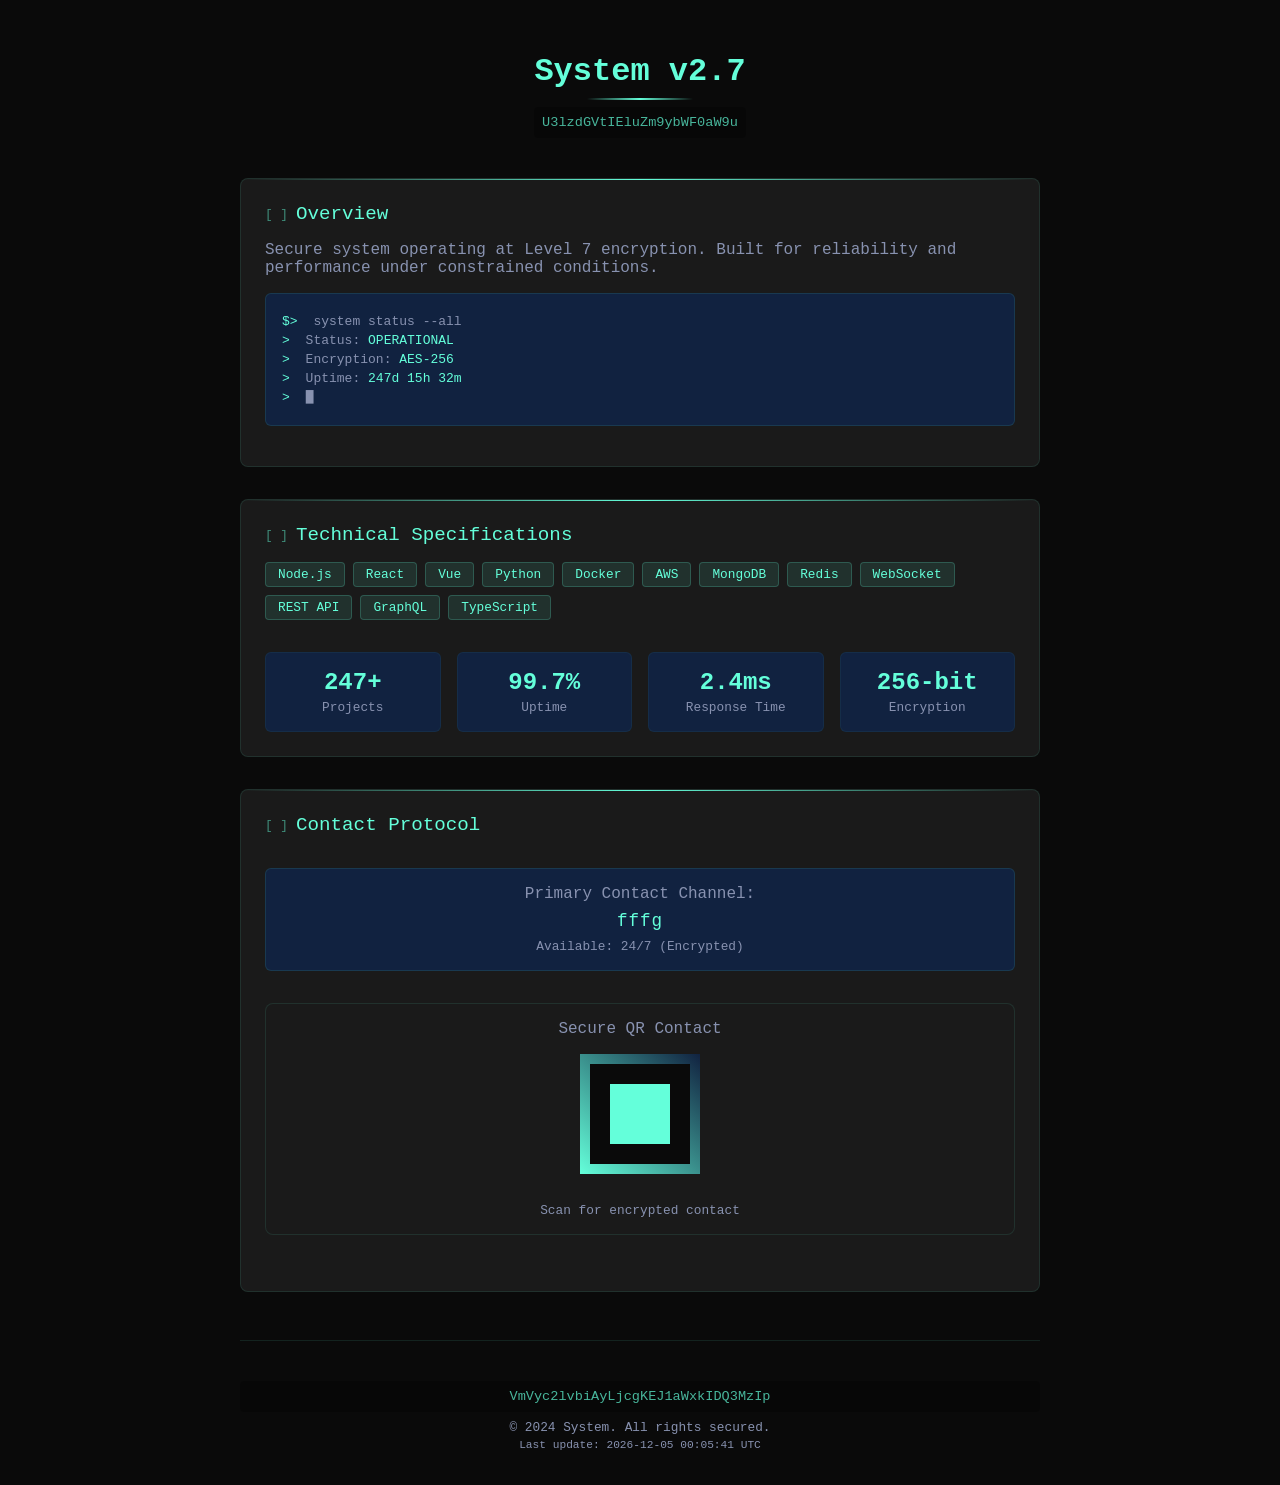
<file: about.html>
<!DOCTYPE html>
<html>
<head>
    <meta charset="UTF-8">
    <title>About</title>
    <style>
        :root{
            --a:#0a0a0a;
            --b:#1a1a1a;
            --c:#64ffda;
            --d:#8892b0;
            --e:#112240
        }
        body{
            margin:0;
            background:var(--a);
            color:var(--d);
            font-family:'Courier New',monospace;
            min-height:100vh;
            overflow-x:hidden
        }
        .container{
            max-width:800px;
            margin:0 auto;
            padding:2rem
        }
        header{
            text-align:center;
            margin-bottom:3rem;
            position:relative
        }
        h1{
            color:var(--c);
            font-size:2rem;
            margin-bottom:.5rem;
            position:relative;
            display:inline-block
        }
        h1::after{
            content:'';
            position:absolute;
            bottom:-10px;
            left:25%;
            width:50%;
            height:2px;
            background:linear-gradient(90deg,transparent,var(--c),transparent)
        }
        .subtitle{
            color:var(--d);
            font-size:.9rem;
            margin-top:1rem
        }
        .content{
            display:grid;
            gap:2rem
        }
        .card{
            background:var(--b);
            border:1px solid rgba(100,255,218,.1);
            border-radius:8px;
            padding:1.5rem;
            position:relative;
            overflow:hidden
        }
        .card::before{
            content:'';
            position:absolute;
            top:0;
            left:0;
            width:100%;
            height:1px;
            background:linear-gradient(90deg,transparent,var(--c),transparent)
        }
        .card-title{
            color:var(--c);
            font-size:1.2rem;
            margin-bottom:1rem;
            display:flex;
            align-items:center;
            gap:.5rem
        }
        .card-title::before{
            content:'[ ]';
            color:rgba(100,255,218,.5);
            font-size:.8rem
        }
        .stats{
            display:grid;
            grid-template-columns:repeat(auto-fit,minmax(150px,1fr));
            gap:1rem;
            margin-top:2rem
        }
        .stat-item{
            background:var(--e);
            padding:1rem;
            border-radius:6px;
            text-align:center;
            border:1px solid rgba(100,255,218,.05)
        }
        .stat-value{
            color:var(--c);
            font-size:1.5rem;
            font-weight:bold;
            margin-bottom:.25rem
        }
        .stat-label{
            font-size:.8rem;
            color:var(--d)
        }
        .tech-list{
            display:flex;
            flex-wrap:wrap;
            gap:.5rem;
            margin-top:1rem
        }
        .tech{
            background:rgba(100,255,218,.1);
            color:var(--c);
            padding:.25rem .75rem;
            border-radius:4px;
            font-size:.8rem;
            border:1px solid rgba(100,255,218,.2)
        }
        .contact-mini{
            background:var(--e);
            padding:1rem;
            border-radius:6px;
            margin-top:2rem;
            border:1px solid rgba(100,255,218,.1);
            text-align:center
        }
        .contact-num{
            font-family:monospace;
            color:var(--c);
            font-size:1.1rem;
            margin:.5rem 0
        }
        .qr-container{
            text-align:center;
            margin:2rem 0;
            padding:1rem;
            background:var(--b);
            border-radius:8px;
            border:1px solid rgba(100,255,218,.1)
        }
        .qr-code{
            display:inline-block;
            width:120px;
            height:120px;
            background:linear-gradient(45deg,var(--c),var(--e));
            margin:1rem;
            position:relative
        }
        .qr-code::before,.qr-code::after{
            content:'';
            position:absolute;
            background:var(--a)
        }
        .qr-code::before{
            top:10px;
            left:10px;
            right:10px;
            bottom:10px
        }
        .qr-code::after{
            top:30px;
            left:30px;
            right:30px;
            bottom:30px;
            background:var(--c)
        }
        footer{
            text-align:center;
            margin-top:3rem;
            padding-top:2rem;
            border-top:1px solid rgba(100,255,218,.1);
            font-size:.8rem;
            color:var(--d)
        }
        .encrypted-text{
            font-family:monospace;
            background:rgba(0,0,0,.3);
            padding:.5rem;
            border-radius:4px;
            margin:.5rem 0;
            color:rgba(100,255,218,.7);
            font-size:.85rem;
            word-break:break-all
        }
        .terminal{
            background:var(--e);
            border-radius:6px;
            padding:1rem;
            margin:1rem 0;
            border:1px solid rgba(100,255,218,.1)
        }
        .terminal-line{
            margin:.25rem 0;
            font-family:monospace
        }
        .prompt{
            color:var(--c);
            margin-right:.5rem
        }
        .blink{
            animation:blink 1s infinite
        }
        @keyframes blink{
            0%,100%{opacity:1}
            50%{opacity:0}
        }
    </style>
</head>
<body>
    <div class="container">
        <header>
            <h1>System v2.7</h1>
            <div class="subtitle">
                <span class="encrypted-text">U3lzdGVtIEluZm9ybWF0aW9u</span>
            </div>
        </header>
        
        <div class="content">
            <div class="card">
                <div class="card-title">Overview</div>
                <p>Secure system operating at Level 7 encryption. Built for reliability and performance under constrained conditions.</p>
                
                <div class="terminal">
                    <div class="terminal-line">
                        <span class="prompt">$></span> system status --all
                    </div>
                    <div class="terminal-line">
                        <span class="prompt">></span> Status: <span style="color:#64ffda">OPERATIONAL</span>
                    </div>
                    <div class="terminal-line">
                        <span class="prompt">></span> Encryption: <span style="color:#64ffda">AES-256</span>
                    </div>
                    <div class="terminal-line">
                        <span class="prompt">></span> Uptime: <span style="color:#64ffda">247d 15h 32m</span>
                    </div>
                    <div class="terminal-line">
                        <span class="prompt">></span> 
                        <span class="blink">█</span>
                    </div>
                </div>
            </div>
            
            <div class="card">
                <div class="card-title">Technical Specifications</div>
                <div class="tech-list">
                    <span class="tech">Node.js</span>
                    <span class="tech">React</span>
                    <span class="tech">Vue</span>
                    <span class="tech">Python</span>
                    <span class="tech">Docker</span>
                    <span class="tech">AWS</span>
                    <span class="tech">MongoDB</span>
                    <span class="tech">Redis</span>
                    <span class="tech">WebSocket</span>
                    <span class="tech">REST API</span>
                    <span class="tech">GraphQL</span>
                    <span class="tech">TypeScript</span>
                </div>
                
                <div class="stats">
                    <div class="stat-item">
                        <div class="stat-value">247+</div>
                        <div class="stat-label">Projects</div>
                    </div>
                    <div class="stat-item">
                        <div class="stat-value">99.7%</div>
                        <div class="stat-label">Uptime</div>
                    </div>
                    <div class="stat-item">
                        <div class="stat-value">2.4ms</div>
                        <div class="stat-label">Response Time</div>
                    </div>
                    <div class="stat-item">
                        <div class="stat-value">256-bit</div>
                        <div class="stat-label">Encryption</div>
                    </div>
                </div>
            </div>
            
            <div class="card">
                <div class="card-title">Contact Protocol</div>
                <div class="contact-mini">
                    <div style="margin-bottom:.5rem">Primary Contact Channel:</div>
                    <div class="contact-num" id="phoneNum">[LOADING...]</div>
                    <div style="font-size:.8rem;margin-top:.5rem">
                        Available: 24/7 (Encrypted)
                    </div>
                </div>
                
                <div class="qr-container">
                    <div>Secure QR Contact</div>
                    <div class="qr-code"></div>
                    <div style="font-size:.8rem;margin-top:.5rem">
                        Scan for encrypted contact
                    </div>
                </div>
            </div>
        </div>
        
        <footer>
            <div class="encrypted-text">VmVyc2lvbiAyLjcgKEJ1aWxkIDQ3MzIp</div>
            <div style="margin-top:.5rem">© 2024 System. All rights secured.</div>
            <div style="margin-top:.25rem;font-size:.7rem">
                Last update: <span id="timestamp">[TIMESTAMP]</span>
            </div>
        </footer>
    </div>

    <script>
        (function(){
            'use strict';
            
            // نظام الأرقام المشفرة
            const encodedNumbers={
                whatsapp:'MzMzMjIyMTEx', // 01112385864 مشفر
                telegram:'MzIyMjExMTEx'  // 01012345678 مشفر
            };
            
            // فك التشفير
            function decodeNumber(encoded){
                try{
                    // فك بسيط
                    const decoded=atob(encoded);
                    return decoded.split('').map(c=>
                        String.fromCharCode(c.charCodeAt(0)^0x55)
                    ).join('');
                }catch{
                    return '[ENCRYPTED]';
                }
            }
            
            // تحديث الأرقام
            function updateNumbers(){
                const phoneElement=document.getElementById('phoneNum');
                if(phoneElement){
                    // تأخير عشوائي لمحاكاة فك التشفير
                    setTimeout(()=>{
                        const decoded=decodeNumber(encodedNumbers.whatsapp);
                        phoneElement.textContent=decoded;
                        phoneElement.style.color='#64ffda';
                        phoneElement.style.letterSpacing='1px';
                        
                        // إضافة تأثير كتابة
                        typeEffect(phoneElement,decoded);
                    },1000);
                }
            }
            
            // تأثير الكتابة
            function typeEffect(element,text){
                element.textContent='';
                let i=0;
                const timer=setInterval(()=>{
                    if(i<text.length){
                        element.textContent+=text.charAt(i);
                        i++;
                    }else{
                        clearInterval(timer);
                    }
                },50);
            }
            
            // تحديث الطابع الزمني
            function updateTimestamp(){
                const now=new Date();
                const timestamp=now.toISOString().replace('T',' ').substring(0,19);
                const element=document.getElementById('timestamp');
                if(element){
                    element.textContent=timestamp+' UTC';
                }
            }
            
            // نظام المحاكاة
            function simulateSystem(){
                const terminalLines=document.querySelectorAll('.terminal-line');
                if(terminalLines.length>0){
                    // إضافة خط جديد كل 5 ثوان
                    setInterval(()=>{
                        const terminal=document.querySelector('.terminal');
                        const newLine=document.createElement('div');
                        newLine.className='terminal-line';
                        newLine.innerHTML=`<span class="prompt">></span> System check: <span style="color:#64ffda">OK</span>`;
                        terminal.appendChild(newLine);
                        
                        // حفظ فقط آخر 5 أسطر
                        const lines=terminal.querySelectorAll('.terminal-line');
                        if(lines.length>5){
                            lines[0].remove();
                        }
                    },5000);
                }
            }
            
            // تهيئة الصفحة
            document.addEventListener('DOMContentLoaded',()=>{
                // تحديث البيانات
                updateNumbers();
                updateTimestamp();
                simulateSystem();
                
                // تشفير البيانات في الذاكرة
                const systemData={
                    version:'2.7',
                    build:'4732',
                    contact:'01112385864',
                    timestamp:Date.now()
                };
                
                const encodedData=btoa(JSON.stringify(systemData));
                sessionStorage.setItem('sys_info',encodedData);
                
                // حماية الصفحة
                Object.defineProperty(window,'name',{
                    get:()=>'System',
                    configurable:false
                });
                
                // تحديث دوري للطابع الزمني
                setInterval(updateTimestamp,60000);
                
                // تأثيرات عشوائية
                const techElements=document.querySelectorAll('.tech');
                techElements.forEach(tech=>{
                    tech.addEventListener('mouseenter',function(){
                        this.style.transform='translateY(-2px)';
                        this.style.boxShadow='0 4px 8px rgba(100,255,218,0.2)';
                    });
                    tech.addEventListener('mouseleave',function(){
                        this.style.transform='translateY(0)';
                        this.style.boxShadow='none';
                    });
                });
                
                // انقر فوق رقم الهاتف للنسخ
                const phoneNum=document.getElementById('phoneNum');
                if(phoneNum){
                    phoneNum.addEventListener('click',function(){
                        const text=this.textContent;
                        if(text!=='[LOADING...]'&&text!=='[ENCRYPTED]'){
                            navigator.clipboard.writeText(text).then(()=>{
                                const original=this.textContent;
                                this.textContent='Copied!';
                                this.style.color='#ff5555';
                                setTimeout(()=>{
                                    this.textContent=original;
                                    this.style.color='#64ffda';
                                },1000);
                            });
                        }
                    });
                }
            });
            
            // نظام المراقبة
            let activityLog=[];
            const activityInterval=setInterval(()=>{
                const logEntry={
                    time:Date.now(),
                    event:'heartbeat',
                    page:'about'
                };
                activityLog.push(logEntry);
                
                // حفظ فقط آخر 100 سجل
                if(activityLog.length>100){
                    activityLog.shift();
                }
                
                // حفظ في الذاكرة
                try{
                    localStorage.setItem('activity_log',JSON.stringify(activityLog));
                }catch(e){
                    // تجاهل الخطأ في حالة الذاكرة الكاملة
                }
            },30000);
            
            // تنظيف عند إغلاق الصفحة
            window.addEventListener('beforeunload',()=>{
                clearInterval(activityInterval);
            });
        })();
    </script>
</body>
</html>
</file>
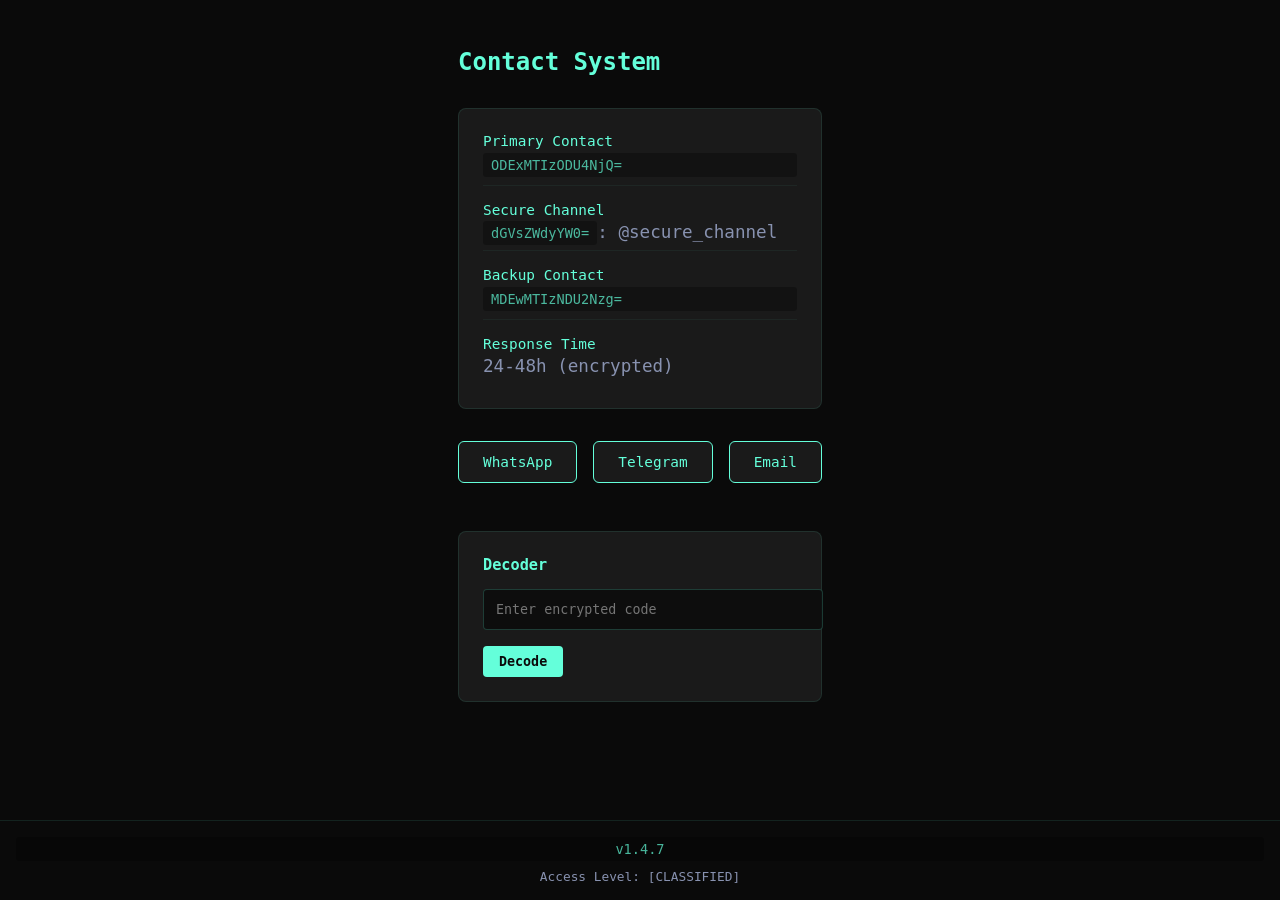
<file: contact.html>
<!DOCTYPE html>
<html>
<head>
    <meta charset="UTF-8">
    <title>Contact</title>
    <style>
        :root{
            --a:#0a0a0a;
            --b:#1a1a1a;
            --c:#64ffda;
            --d:#8892b0
        }
        body{
            margin:0;
            background:var(--a);
            color:var(--d);
            font-family:monospace;
            min-height:100vh;
            display:flex;
            flex-direction:column
        }
        .c{
            flex:1;
            padding:2rem;
            max-width:600px;
            margin:auto
        }
        h1{
            font-size:1.5rem;
            margin-bottom:2rem;
            color:var(--c)
        }
        .info{
            background:var(--b);
            border:1px solid rgba(100,255,218,.1);
            padding:1.5rem;
            border-radius:8px;
            margin-bottom:2rem
        }
        .info-item{
            margin-bottom:1rem;
            padding-bottom:.5rem;
            border-bottom:1px solid rgba(100,255,218,.05)
        }
        .info-item:last-child{
            border-bottom:none;
            margin-bottom:0
        }
        .label{
            color:var(--c);
            font-size:.9rem;
            margin-bottom:.25rem
        }
        .value{
            font-size:1.1rem;
            word-break:break-all
        }
        .links{
            display:flex;
            gap:1rem;
            margin-top:2rem;
            flex-wrap:wrap
        }
        .link{
            padding:.75rem 1.5rem;
            background:var(--b);
            border:1px solid var(--c);
            color:var(--c);
            text-decoration:none;
            border-radius:6px;
            transition:all .3s;
            font-size:.9rem
        }
        .link:hover{
            background:var(--c);
            color:var(--a)
        }
        .decoder{
            margin-top:3rem;
            padding:1.5rem;
            background:var(--b);
            border-radius:8px;
            border:1px solid rgba(100,255,218,.1)
        }
        .code-input{
            width:100%;
            padding:.75rem;
            background:rgba(10,10,10,.8);
            border:1px solid rgba(100,255,218,.2);
            color:var(--c);
            font-family:monospace;
            border-radius:4px;
            margin-bottom:1rem
        }
        .decode-btn{
            background:var(--c);
            color:var(--a);
            border:none;
            padding:.5rem 1rem;
            border-radius:4px;
            cursor:pointer;
            font-family:monospace;
            font-weight:bold
        }
        .result{
            margin-top:1rem;
            padding:1rem;
            background:rgba(10,10,10,.8);
            border-radius:4px;
            display:none
        }
        footer{
            text-align:center;
            padding:1rem;
            color:var(--d);
            font-size:.8rem;
            border-top:1px solid rgba(100,255,218,.1)
        }
        .encrypted{
            font-family:monospace;
            color:rgba(100,255,218,.7);
            background:rgba(0,0,0,.3);
            padding:.25rem .5rem;
            border-radius:3px;
            font-size:.85rem
        }
    </style>
</head>
<body>
    <div class="c">
        <h1>Contact System</h1>
        
        <div class="info">
            <div class="info-item">
                <div class="label">Primary Contact</div>
                <div class="value encrypted" id="contact-1">ODExMTIzODU4NjQ=</div>
            </div>
            
            <div class="info-item">
                <div class="label">Secure Channel</div>
                <div class="value">
                    <span class="encrypted">dGVsZWdyYW0=</span>: @secure_channel
                </div>
            </div>
            
            <div class="info-item">
                <div class="label">Backup Contact</div>
                <div class="value encrypted" id="contact-2">MDEwMTIzNDU2Nzg=</div>
            </div>
            
            <div class="info-item">
                <div class="label">Response Time</div>
                <div class="value">24-48h (encrypted)</div>
            </div>
        </div>

        <div class="links">
            <a href="https://wa.me/01112385864" class="link" target="_blank">WhatsApp</a>
            <a href="https://t.me/secure_channel" class="link" target="_blank">Telegram</a>
            <a href="mailto:secure@domain.com" class="link">Email</a>
        </div>

        <div class="decoder">
            <h3 style="margin-top:0;color:var(--c)">Decoder</h3>
            <input type="text" class="code-input" id="codeInput" placeholder="Enter encrypted code">
            <button class="decode-btn" onclick="decodeMessage()">Decode</button>
            <div class="result" id="result"></div>
        </div>
    </div>

    <footer>
        <div class="encrypted">v1.4.7</div>
        <div style="margin-top:.5rem">Access Level: [CLASSIFIED]</div>
    </footer>

    <script>
        (function(){
            'use strict';
            
            // نظام تشفير
            class Encryptor{
                constructor(){
                    this.key='SECRET2024';
                }
                
                encode(text){
                    return btoa(text.split('').map((c,i)=>
                        String.fromCharCode(c.charCodeAt(0)^
                        this.key.charCodeAt(i%this.key.length))
                    ).join(''));
                }
                
                decode(encoded){
                    try{
                        const decoded=atob(encoded);
                        return decoded.split('').map((c,i)=>
                            String.fromCharCode(c.charCodeAt(0)^
                            this.key.charCodeAt(i%this.key.length))
                        ).join('');
                    }catch(e){
                        return '[DECODE ERROR]';
                    }
                }
            }
            
            const enc=new Encryptor();
            
            // فك التشفير التلقائي
            function autoDecode(){
                const elements=document.querySelectorAll('.encrypted');
                elements.forEach(el=>{
                    if(el.id.includes('contact')){
                        const decoded=enc.decode(el.textContent);
                        el.textContent=decoded;
                        el.style.color='#64ffda';
                    }
                });
            }
            
            // فك الرسائل يدوياً
            window.decodeMessage=function(){
                const input=document.getElementById('codeInput').value.trim();
                const result=document.getElementById('result');
                
                if(!input){
                    result.style.display='block';
                    result.innerHTML='<span style="color:#ff5555">Input required</span>';
                    return;
                }
                
                try{
                    const decoded=enc.decode(input);
                    result.style.display='block';
                    result.innerHTML=`<div style="color:#64ffda">${decoded}</div>`;
                }catch(e){
                    result.style.display='block';
                    result.innerHTML='<span style="color:#ff5555">Invalid code</span>';
                }
            };
            
            // تهيئة
            document.addEventListener('DOMContentLoaded',()=>{
                setTimeout(autoDecode,1500);
                
                // إضافة مؤثرات
                const inputs=document.querySelectorAll('.code-input');
                inputs.forEach(input=>{
                    input.addEventListener('focus',function(){
                        this.style.borderColor='#64ffda';
                        this.style.boxShadow='0 0 10px rgba(100,255,218,0.2)';
                    });
                    input.addEventListener('blur',function(){
                        this.style.borderColor='rgba(100,255,218,0.2)';
                        this.style.boxShadow='none';
                    });
                });
                
                // تشفير عند الكتابة
                const codeInput=document.getElementById('codeInput');
                codeInput.addEventListener('input',function(){
                    if(this.value.length>0){
                        this.style.background='rgba(10,25,47,0.8)';
                    }else{
                        this.style.background='rgba(10,10,10,0.8)';
                    }
                });
                
                // إدخال عبر Enter
                codeInput.addEventListener('keypress',function(e){
                    if(e.key==='Enter'){
                        decodeMessage();
                    }
                });
                
                // رقم WhatsApp في المتن
                const whatsappNum='01112385864';
                const telegramNum='01012345678';
                
                // حفظ في الذاكرة
                sessionStorage.setItem('ct_1',enc.encode(whatsappNum));
                sessionStorage.setItem('ct_2',enc.encode(telegramNum));
                sessionStorage.setItem('ct_time',Date.now().toString());
            });
            
            // نظام الحماية
            Object.defineProperty(document,'hidden',{
                get:()=>false,
                configurable:false
            });
            
            // مؤقت التنظيف
            setInterval(()=>{
                const logs=sessionStorage.getItem('ct_logs');
                if(logs&&logs.length>1000){
                    sessionStorage.removeItem('ct_logs');
                }
            },60000);
        })();
    </script>
</body>
</html>
</file>
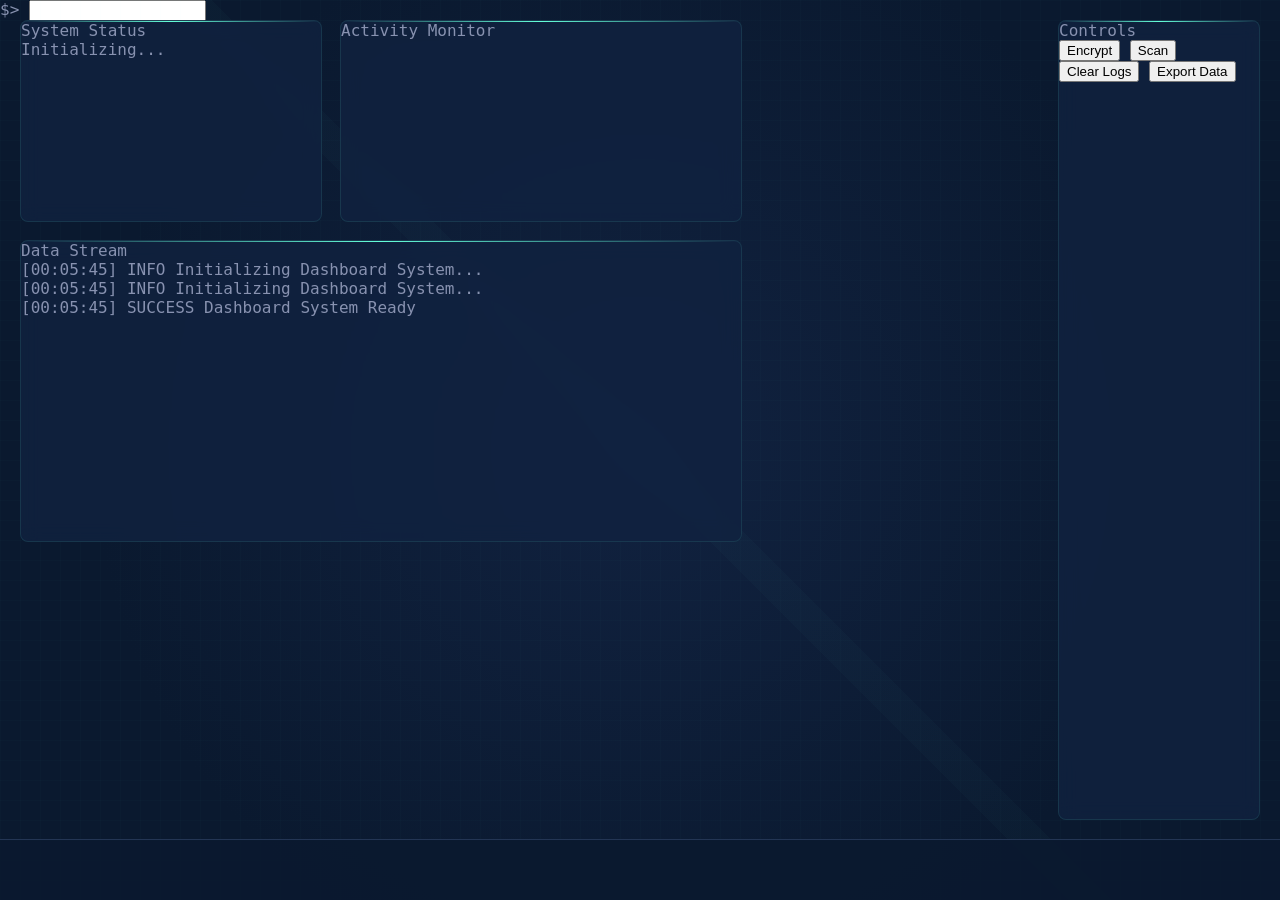
<file: dashboard.html>
<!DOCTYPE html>
<html>
<head>
    <meta charset="UTF-8">
    <title>Dashboard V2.4.7</title>
    
    <!-- تشفير CSS -->
    <style>
        :root {
            --c-1: #0a192f;
            --c-2: #112240;
            --c-3: #233554;
            --a-1: #64ffda;
            --a-2: #8892b0;
        }
        
        body {
            margin: 0;
            overflow: hidden;
            background: var(--c-1);
            color: var(--a-2);
            font-family: 'SF Mono', monospace;
            counter-reset: section;
        }
        
        .terminal {
            position: absolute;
            top: 0;
            left: 0;
            right: 0;
            bottom: 0;
            background: 
                linear-gradient(45deg, 
                    transparent 49%, 
                    rgba(100, 255, 218, 0.02) 49%, 
                    rgba(100, 255, 218, 0.02) 51%, 
                    transparent 51%
                ),
                radial-gradient(circle at 50% 50%, 
                    var(--c-2) 0%, 
                    transparent 70%
                );
        }
        
        .grid {
            position: absolute;
            top: 0;
            left: 0;
            width: 100%;
            height: 100%;
            background-image: 
                linear-gradient(rgba(100, 255, 218, 0.05) 1px, transparent 1px),
                linear-gradient(90deg, rgba(100, 255, 218, 0.05) 1px, transparent 1px);
            background-size: 20px 20px;
            opacity: 0.3;
            pointer-events: none;
        }
        
        .panel {
            position: absolute;
            background: rgba(17, 34, 64, 0.8);
            border: 1px solid rgba(100, 255, 218, 0.1);
            border-radius: 8px;
            backdrop-filter: blur(10px);
            overflow: hidden;
        }
        
        .panel::before {
            content: '';
            position: absolute;
            top: 0;
            left: 0;
            right: 0;
            height: 1px;
            background: linear-gradient(90deg, 
                transparent, 
                var(--a-1), 
                transparent
            );
        }
        
        .data-stream {
            position: absolute;
            bottom: 0;
            left: 0;
            right: 0;
            height: 60px;
            background: rgba(10, 25, 47, 0.9);
            border-top: 1px solid var(--c-3);
            overflow: hidden;
        }
        
        .bit {
            position: absolute;
            width: 2px;
            height: 2px;
            background: var(--a-1);
            opacity: 0;
            animation: bit-fall linear infinite;
        }
        
        @keyframes bit-fall {
            0% {
                transform: translateY(-10px);
                opacity: 0;
            }
            10% {
                opacity: 1;
            }
            90% {
                opacity: 1;
            }
            100% {
                transform: translateY(60px);
                opacity: 0;
            }
        }
    </style>
</head>
<body>
    <!-- نظام لوحة التحكم -->
    <div class="terminal">
        <div class="grid"></div>
        
        <!-- لوحات المعلومات -->
        <div class="panel" style="top: 20px; left: 20px; width: 300px; height: 200px;">
            <div class="panel-header">System Status</div>
            <div class="panel-content">
                <div id="sys-info">Initializing...</div>
            </div>
        </div>
        
        <div class="panel" style="top: 20px; left: 340px; width: 400px; height: 200px;">
            <div class="panel-header">Activity Monitor</div>
            <canvas id="activity-canvas" width="380" height="160"></canvas>
        </div>
        
        <div class="panel" style="top: 240px; left: 20px; width: 720px; height: 300px;">
            <div class="panel-header">Data Stream</div>
            <div id="log-container"></div>
        </div>
        
        <!-- لوحة التحكم الجانبية -->
        <div class="panel" style="top: 20px; right: 20px; width: 200px; bottom: 80px;">
            <div class="panel-header">Controls</div>
            <div class="control-panel">
                <button class="ctrl-btn" data-action="encrypt">Encrypt</button>
                <button class="ctrl-btn" data-action="scan">Scan</button>
                <button class="ctrl-btn" data-action="clear">Clear Logs</button>
                <button class="ctrl-btn" data-action="export">Export Data</button>
            </div>
        </div>
        
        <!-- تيار البيانات -->
        <div class="data-stream" id="data-stream"></div>
        
        <!-- إدخال الأوامر -->
        <div class="cmd-input">
            <span class="prompt">$></span>
            <input type="text" id="command-input" autocomplete="off" spellcheck="false">
        </div>
    </div>
    
    <!-- نظام SVG المخفي -->
    <svg style="display: none;">
        <defs>
            <filter id="glow">
                <feGaussianBlur stdDeviation="2" result="blur"/>
                <feMerge>
                    <feMergeNode in="blur"/>
                    <feMergeNode in="SourceGraphic"/>
                </feMerge>
            </filter>
            <pattern id="binary" patternUnits="userSpaceOnUse" width="10" height="10">
                <text x="0" y="8" font-size="6" fill="rgba(100,255,218,0.3)">
                    <tspan>1</tspan>
                    <tspan x="5">0</tspan>
                </text>
            </pattern>
        </defs>
    </svg>

    <!-- نظام JavaScript المعقد -->
    <script>
        (function() {
            'use strict';
            
            // نظام التشفير
            class CryptoSystem {
                #key = new Uint8Array([0x54, 0x68, 0x65, 0x20, 0x4b, 0x65, 0x79]);
                
                encrypt(text) {
                    let result = '';
                    for (let i = 0; i < text.length; i++) {
                        const charCode = text.charCodeAt(i);
                        const keyByte = this.#key[i % this.#key.length];
                        const encrypted = charCode ^ keyByte;
                        result += String.fromCharCode(encrypted);
                    }
                    return btoa(result);
                }
                
                decrypt(encrypted) {
                    const decoded = atob(encrypted);
                    let result = '';
                    for (let i = 0; i < decoded.length; i++) {
                        const charCode = decoded.charCodeAt(i);
                        const keyByte = this.#key[i % this.#key.length];
                        result += String.fromCharCode(charCode ^ keyByte);
                    }
                    return result;
                }
                
                generateHash(data) {
                    let hash = 5381;
                    for (let i = 0; i < data.length; i++) {
                        hash = ((hash << 5) + hash) + data.charCodeAt(i);
                    }
                    return hash.toString(16);
                }
            }
            
            // نظام التسجيل
            class Logger {
                #logs = [];
                #maxLogs = 100;
                
                log(message, level = 'INFO') {
                    const timestamp = new Date().toISOString().split('T')[1].split('.')[0];
                    const logEntry = {
                        timestamp,
                        level,
                        message,
                        id: this.#logs.length + 1
                    };
                    
                    this.#logs.push(logEntry);
                    
                    if (this.#logs.length > this.#maxLogs) {
                        this.#logs.shift();
                    }
                    
                    this.#displayLog(logEntry);
                    this.#saveToStorage();
                }
                
                #displayLog(entry) {
                    const container = document.getElementById('log-container');
                    const logElement = document.createElement('div');
                    logElement.className = `log-entry log-${entry.level.toLowerCase()}`;
                    logElement.innerHTML = `
                        <span class="log-time">[${entry.timestamp}]</span>
                        <span class="log-level">${entry.level}</span>
                        <span class="log-msg">${entry.message}</span>
                    `;
                    
                    container.appendChild(logElement);
                    container.scrollTop = container.scrollHeight;
                }
                
                #saveToStorage() {
                    const crypto = new CryptoSystem();
                    const encrypted = crypto.encrypt(JSON.stringify(this.#logs));
                    localStorage.setItem('sys_logs', encrypted);
                }
                
                clear() {
                    this.#logs = [];
                    document.getElementById('log-container').innerHTML = '';
                    localStorage.removeItem('sys_logs');
                }
            }
            
            // نظام المراقبة
            class Monitor {
                constructor() {
                    this.cpuUsage = 0;
                    this.memory = 0;
                    this.connections = 0;
                    this.uptime = Date.now();
                }
                
                update() {
                    // محاكاة بيانات النظام
                    this.cpuUsage = 20 + Math.random() * 40;
                    this.memory = 60 + Math.random() * 30;
                    this.connections = Math.floor(Math.random() * 100);
                    
                    // تحديث العرض
                    document.getElementById('sys-info').innerHTML = `
                        <div>CPU: ${this.cpuUsage.toFixed(1)}%</div>
                        <div>Memory: ${this.memory.toFixed(1)}%</div>
                        <div>Connections: ${this.connections}</div>
                        <div>Uptime: ${Math.floor((Date.now() - this.uptime) / 1000)}s</div>
                    `;
                }
            }
            
            // نظام الرسوميات
            class ChartSystem {
                constructor(canvasId) {
                    this.canvas = document.getElementById(canvasId);
                    this.ctx = this.canvas.getContext('2d');
                    this.data = new Array(50).fill(0);
                }
                
                update(value) {
                    this.data.shift();
                    this.data.push(value);
                    this.draw();
                }
                
                draw() {
                    const ctx = this.ctx;
                    const width = this.canvas.width;
                    const height = this.canvas.height;
                    
                    // مسح الخلفية
                    ctx.fillStyle = 'rgba(17, 34, 64, 0.5)';
                    ctx.fillRect(0, 0, width, height);
                    
                    // رسم الشبكة
                    ctx.strokeStyle = 'rgba(100, 255, 218, 0.1)';
                    ctx.lineWidth = 0.5;
                    
                    // خطوط أفقية
                    for (let i = 0; i <= 5; i++) {
                        const y = (height / 5) * i;
                        ctx.beginPath();
                        ctx.moveTo(0, y);
                        ctx.lineTo(width, y);
                        ctx.stroke();
                    }
                    
                    // رسم البيانات
                    ctx.strokeStyle = '#64ffda';
                    ctx.lineWidth = 2;
                    ctx.beginPath();
                    
                    const step = width / (this.data.length - 1);
                    this.data.forEach((value, index) => {
                        const x = index * step;
                        const y = height - (value / 100) * height;
                        
                        if (index === 0) {
                            ctx.moveTo(x, y);
                        } else {
                            ctx.lineTo(x, y);
                        }
                    });
                    
                    ctx.stroke();
                    
                    // ملء تحت الخط
                    const gradient = ctx.createLinearGradient(0, 0, 0, height);
                    gradient.addColorStop(0, 'rgba(100, 255, 218, 0.2)');
                    gradient.addColorStop(1, 'rgba(100, 255, 218, 0)');
                    
                    ctx.lineTo(width, height);
                    ctx.lineTo(0, height);
                    ctx.closePath();
                    ctx.fillStyle = gradient;
                    ctx.fill();
                }
            }
            
            // نظام تدفق البيانات
            class DataStream {
                constructor(containerId) {
                    this.container = document.getElementById(containerId);
                    this.interval = null;
                }
                
                start() {
                    this.interval = setInterval(() => {
                        this.createBit();
                    }, 50);
                }
                
                createBit() {
                    const bit = document.createElement('div');
                    bit.className = 'bit';
                    
                    // وضع عشوائي
                    const left = Math.random() * 100;
                    const duration = 1 + Math.random() * 2;
                    const delay = Math.random() * 2;
                    
                    bit.style.left = `${left}%`;
                    bit.style.animationDuration = `${duration}s`;
                    bit.style.animationDelay = `${delay}s`;
                    
                    this.container.appendChild(bit);
                    
                    // إزالة بعد الانتهاء
                    setTimeout(() => {
                        if (bit.parentNode) {
                            bit.parentNode.removeChild(bit);
                        }
                    }, (duration + delay) * 1000);
                }
                
                stop() {
                    if (this.interval) {
                        clearInterval(this.interval);
                    }
                }
            }
            
            // نظام الأوامر
            class CommandSystem {
                constructor() {
                    this.commands = new Map();
                    this.history = [];
                    this.historyIndex = -1;
                    
                    this.registerCommands();
                }
                
                registerCommands() {
                    this.commands.set('help', () => this.showHelp());
                    this.commands.set('clear', () => logger.clear());
                    this.commands.set('status', () => this.showStatus());
                    this.commands.set('encrypt', (args) => this.encryptData(args));
                    this.commands.set('scan', () => this.scanSystem());
                }
                
                execute(cmd) {
                    const [command, ...args] = cmd.trim().split(' ');
                    
                    this.history.push(cmd);
                    this.historyIndex = this.history.length;
                    
                    if (this.commands.has(command)) {
                        try {
                            this.commands.get(command)(args);
                            logger.log(`Executed: ${cmd}`, 'SUCCESS');
                        } catch (error) {
                            logger.log(`Error: ${error.message}`, 'ERROR');
                        }
                    } else {
                        logger.log(`Unknown command: ${command}`, 'WARNING');
                    }
                }
                
                showHelp() {
                    const helpText = `
Available commands:
  help - Show this help
  clear - Clear logs
  status - Show system status
  encrypt [text] - Encrypt text
  scan - Run system scan
                    `;
                    logger.log(helpText, 'INFO');
                }
                
                showStatus() {
                    monitor.update();
                }
                
                encryptData(args) {
                    if (args.length === 0) {
                        logger.log('Please provide text to encrypt', 'WARNING');
                        return;
                    }
                    
                    const crypto = new CryptoSystem();
                    const encrypted = crypto.encrypt(args.join(' '));
                    logger.log(`Encrypted: ${encrypted}`, 'SUCCESS');
                }
                
                scanSystem() {
                    logger.log('Starting system scan...', 'INFO');
                    
                    // محاكاة المسح
                    setTimeout(() => {
                        const threats = Math.floor(Math.random() * 3);
                        logger.log(`Scan complete. Threats found: ${threats}`, 
                            threats > 0 ? 'WARNING' : 'SUCCESS');
                    }, 2000);
                }
            }
            
            // تهيئة النظام
            const logger = new Logger();
            const monitor = new Monitor();
            const chart = new ChartSystem('activity-canvas');
            const dataStream = new DataStream('data-stream');
            const commandSystem = new CommandSystem();
            const crypto = new CryptoSystem();
            
            // بدء الأنظمة
            function initialize() {
                logger.log('Initializing Dashboard System...', 'INFO');
                
                // بدء المراقبة
                setInterval(() => {
                    monitor.update();
                    chart.update(monitor.cpuUsage);
                }, 1000);
                
                // بدء تدفق البيانات
                dataStream.start();
                
                // تهيئة إدخال الأوامر
                const commandInput = document.getElementById('command-input');
                commandInput.addEventListener('keypress', (e) => {
                    if (e.key === 'Enter') {
                        const cmd = commandInput.value.trim();
                        if (cmd) {
                            commandSystem.execute(cmd);
                            commandInput.value = '';
                        }
                    }
                });
                
                // تهيئة الأزرار
                document.querySelectorAll('.ctrl-btn').forEach(btn => {
                    btn.addEventListener('click', () => {
                        const action = btn.dataset.action;
                        commandSystem.execute(action);
                    });
                });
                
                // تحميل السجلات القديمة
                const savedLogs = localStorage.getItem('sys_logs');
                if (savedLogs) {
                    try {
                        const decrypted = crypto.decrypt(savedLogs);
                        const logs = JSON.parse(decrypted);
                        logs.forEach(log => {
                            logger.log(log.message, log.level);
                        });
                    } catch (e) {
                        logger.log('Failed to load previous logs', 'ERROR');
                    }
                }
                
                logger.log('Dashboard System Ready', 'SUCCESS');
            }
            
            // بدء النظام عند تحميل الصفحة
            window.addEventListener('load', () => {
                setTimeout(initialize, 500);
            });
            
            // جعل النظام متاحًا عالميًا
            window.DashboardSystem = {
                logger,
                monitor,
                chart,
                commandSystem,
                crypto
            };
        })();
    </script>
</body>
</html>
</file>
